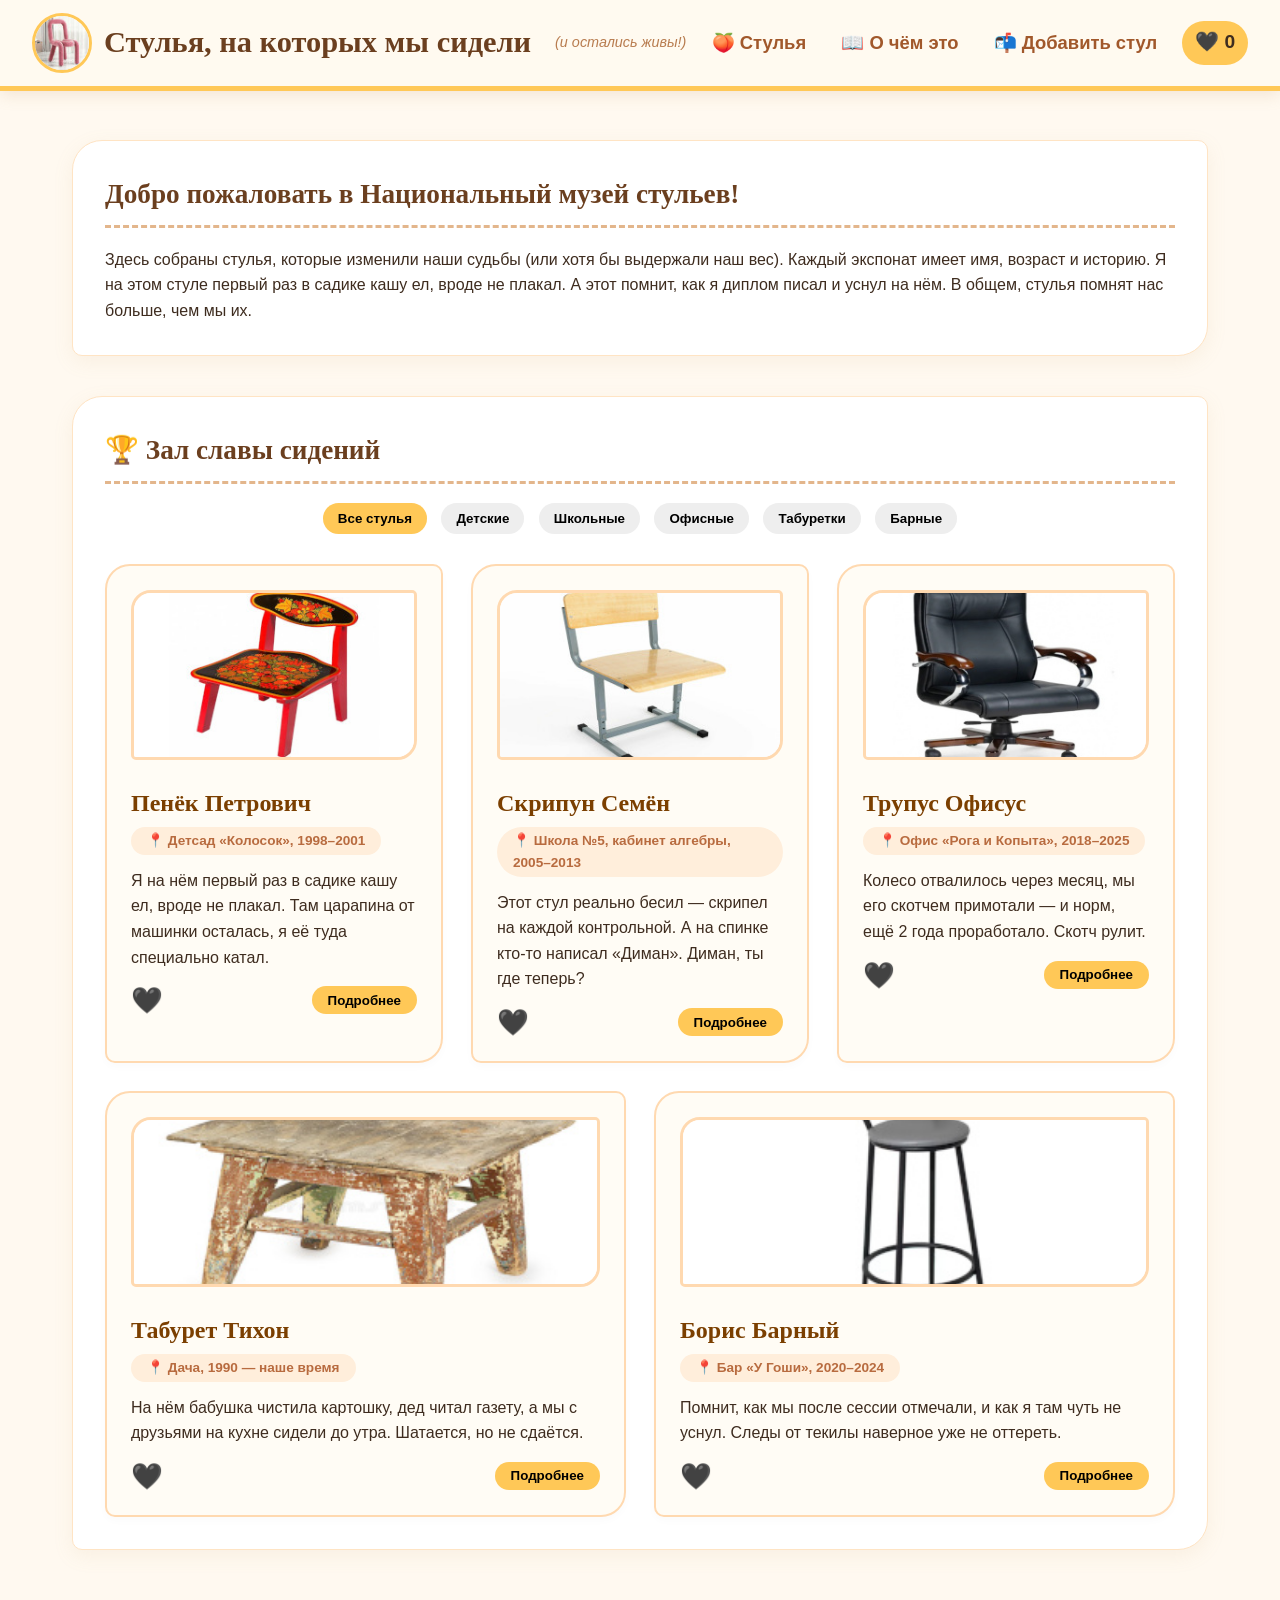
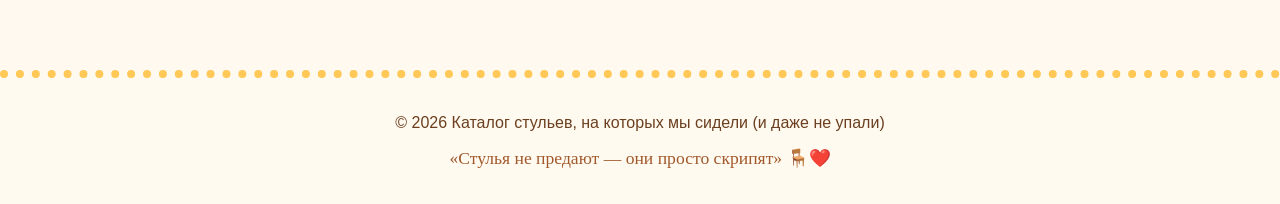
<file: index.html>
<!DOCTYPE html>
<html lang="ru">
<head>
    <meta charset="UTF-8">
    <meta name="viewport" content="width=device-width, initial-scale=1.0">
    <title>Стулья, на которых мы сидели | Главная</title>
    <link rel="stylesheet" href="css/style.css">
</head>
<body>
    <header>
        <div class="logo">
            <img src="images/logo-chair.jpg" alt="Золотой стул">
            <h1>Стулья, на которых мы сидели</h1>
            <span class="tagline">(и остались живы!)</span>
        </div>
        <nav>
            <ul class="nav-menu">
                <li><a href="index.html">🍑 Стулья</a></li>
                <li><a href="about.html">📖 О чём это</a></li>
                <li><a href="contacts.html">📬 Добавить стул</a></li>
            </ul>
        </nav>
        <div class="favorites">
            🖤 <span id="favorites-count">0</span>
        </div>
    </header>

    <main>
        <section class="intro">
            <h2>Добро пожаловать в Национальный музей стульев!</h2>
            <p>Здесь собраны стулья, которые изменили наши судьбы (или хотя бы выдержали наш вес). Каждый экспонат имеет имя, возраст и историю. Я на этом стуле первый раз в садике кашу ел, вроде не плакал. А этот помнит, как я диплом писал и уснул на нём. В общем, стулья помнят нас больше, чем мы их.</p>
        </section>

        <section class="catalog">
            <h2>🏆 Зал славы сидений</h2>
            <div class="filters">
                <button class="filter-btn active" data-filter="all">Все стулья</button>
                <button class="filter-btn" data-filter="child">Детские</button>
                <button class="filter-btn" data-filter="school">Школьные</button>
                <button class="filter-btn" data-filter="office">Офисные</button>
                <button class="filter-btn" data-filter="taburet">Табуретки</button>
                <button class="filter-btn" data-filter="bar">Барные</button>
            </div>
            <div class="card-container" id="card-container"></div>
        </section>
    </main>

    <footer>
        <div class="footer-content">
            <p>© 2026 Каталог стульев, на которых мы сидели (и даже не упали)</p>
            <p class="footer-quote">«Стулья не предают — они просто скрипят» 🪑❤️</p>
        </div>
    </footer>

    <div id="chair-modal" class="modal">
        <div class="modal-content">
            <span class="close">&times;</span>
            <div id="modal-details"></div>
        </div>
    </div>

    <div id="favorites-modal" class="modal">
        <div class="modal-content">
            <span class="close-fav">&times;</span>
            <h2>Избранные стулья</h2>
            <div id="favorites-list"></div>
            <button id="clear-favorites">Очистить избранное</button>
        </div>
    </div>

    <button id="scroll-top" title="Наверх">⬆️</button>

    <script src="js/script.js"></script>
</body>
</html>
</file>
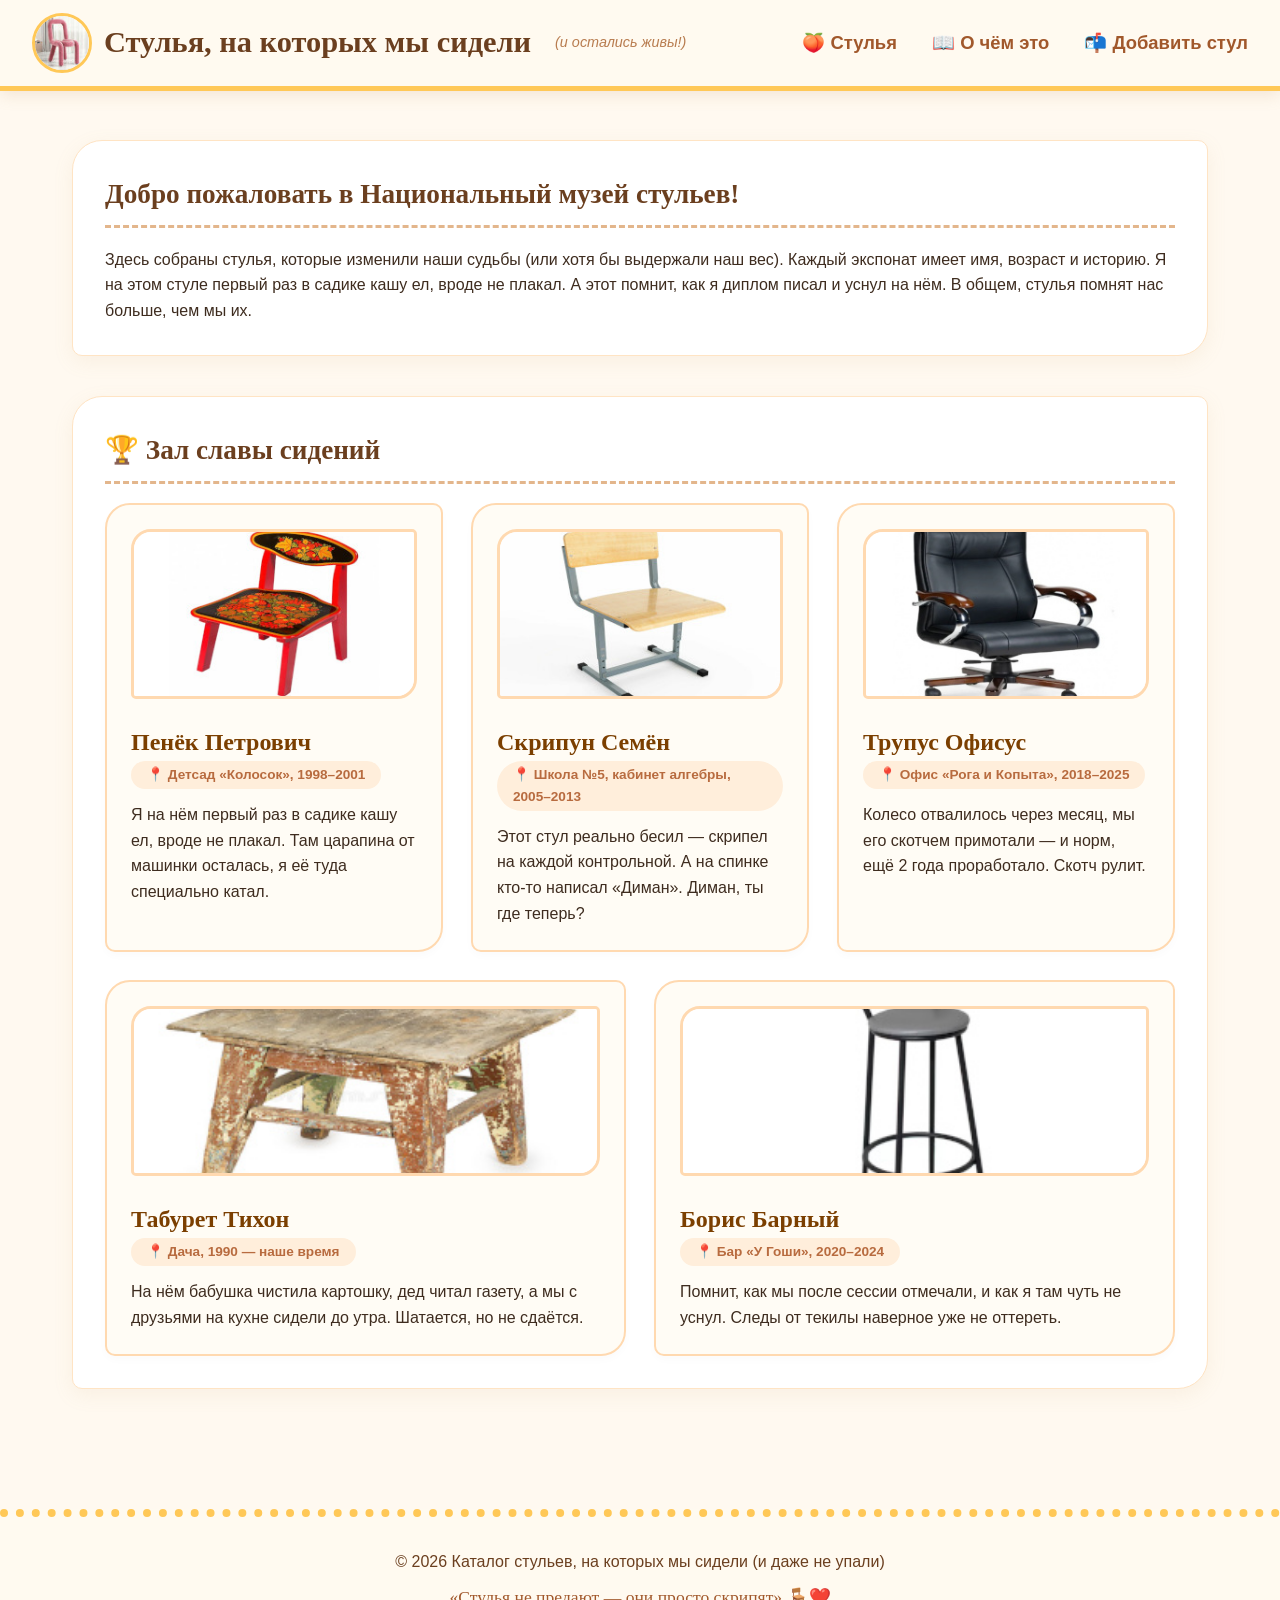
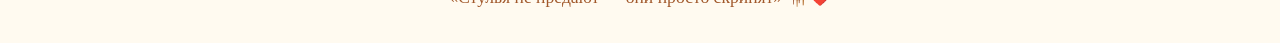
<file: happy_chairs/index.html>
<!DOCTYPE html>
<html lang="ru">
<head>
    <meta charset="UTF-8">
    <meta name="viewport" content="width=device-width, initial-scale=1.0">
    <title>Стулья, на которых мы сидели | Главная</title>
    <link rel="stylesheet" href="css/style.css">
</head>
<body>
    <header>
        <div class="logo">
            <img src="images/logo-chair.jpg" alt="Золотой стул">
            <h1>Стулья, на которых мы сидели</h1>
            <span class="tagline">(и остались живы!)</span>
        </div>
        <nav>
            <ul class="nav-menu">
                <li><a href="index.html">🍑 Стулья</a></li>
                <li><a href="about.html">📖 О чём это</a></li>
                <li><a href="contacts.html">📬 Добавить стул</a></li>
            </ul>
        </nav>
    </header>

    <main>
        <section class="intro">
            <h2>Добро пожаловать в Национальный музей стульев!</h2>
            <p>Здесь собраны стулья, которые изменили наши судьбы (или хотя бы выдержали наш вес). Каждый экспонат имеет имя, возраст и историю. Я на этом стуле первый раз в садике кашу ел, вроде не плакал. А этот помнит, как я диплом писал и уснул на нём. В общем, стулья помнят нас больше, чем мы их.</p>
        </section>

        <section class="catalog">
            <h2>🏆 Зал славы сидений</h2>
            <div class="card-container">
                <article class="card">
                    <img src="images/child-chair.jpg" alt="Детский деревянный стул">
                    <h3>Пенёк Петрович</h3>
                    <p class="location">📍 Детсад «Колосок», 1998–2001</p>
                    <p class="desc">Я на нём первый раз в садике кашу ел, вроде не плакал. Там царапина от машинки осталась, я её туда специально катал.</p>
                </article>
                <article class="card">
                    <img src="images/school-chair.jpg" alt="Школьный стул">
                    <h3>Скрипун Семён</h3>
                    <p class="location">📍 Школа №5, кабинет алгебры, 2005–2013</p>
                    <p class="desc">Этот стул реально бесил — скрипел на каждой контрольной. А на спинке кто-то написал «Диман». Диман, ты где теперь?</p>
                </article>
                <article class="card">
                    <img src="images/office-chair.jpg" alt="Офисное кресло">
                    <h3>Трупус Офисус</h3>
                    <p class="location">📍 Офис «Рога и Копыта», 2018–2025</p>
                    <p class="desc">Колесо отвалилось через месяц, мы его скотчем примотали — и норм, ещё 2 года проработало. Скотч рулит.</p>
                </article>
                <article class="card">
                    <img src="images/taburet.jpg" alt="Дачная табуретка">
                    <h3>Табурет Тихон</h3>
                    <p class="location">📍 Дача, 1990 — наше время</p>
                    <p class="desc">На нём бабушка чистила картошку, дед читал газету, а мы с друзьями на кухне сидели до утра. Шатается, но не сдаётся.</p>
                </article>
                <article class="card">
                    <img src="images/bar-chair.jpg" alt="Барный стул">
                    <h3>Борис Барный</h3>
                    <p class="location">📍 Бар «У Гоши», 2020–2024</p>
                    <p class="desc">Помнит, как мы после сессии отмечали, и как я там чуть не уснул. Следы от текилы наверное уже не оттереть.</p>
                </article>
            </div>
        </section>
    </main>

    <footer>
        <div class="footer-content">
            <p>© 2026 Каталог стульев, на которых мы сидели (и даже не упали)</p>
            <p class="footer-quote">«Стулья не предают — они просто скрипят» 🪑❤️</p>
        </div>
    </footer>
</body>
</html>
</file>
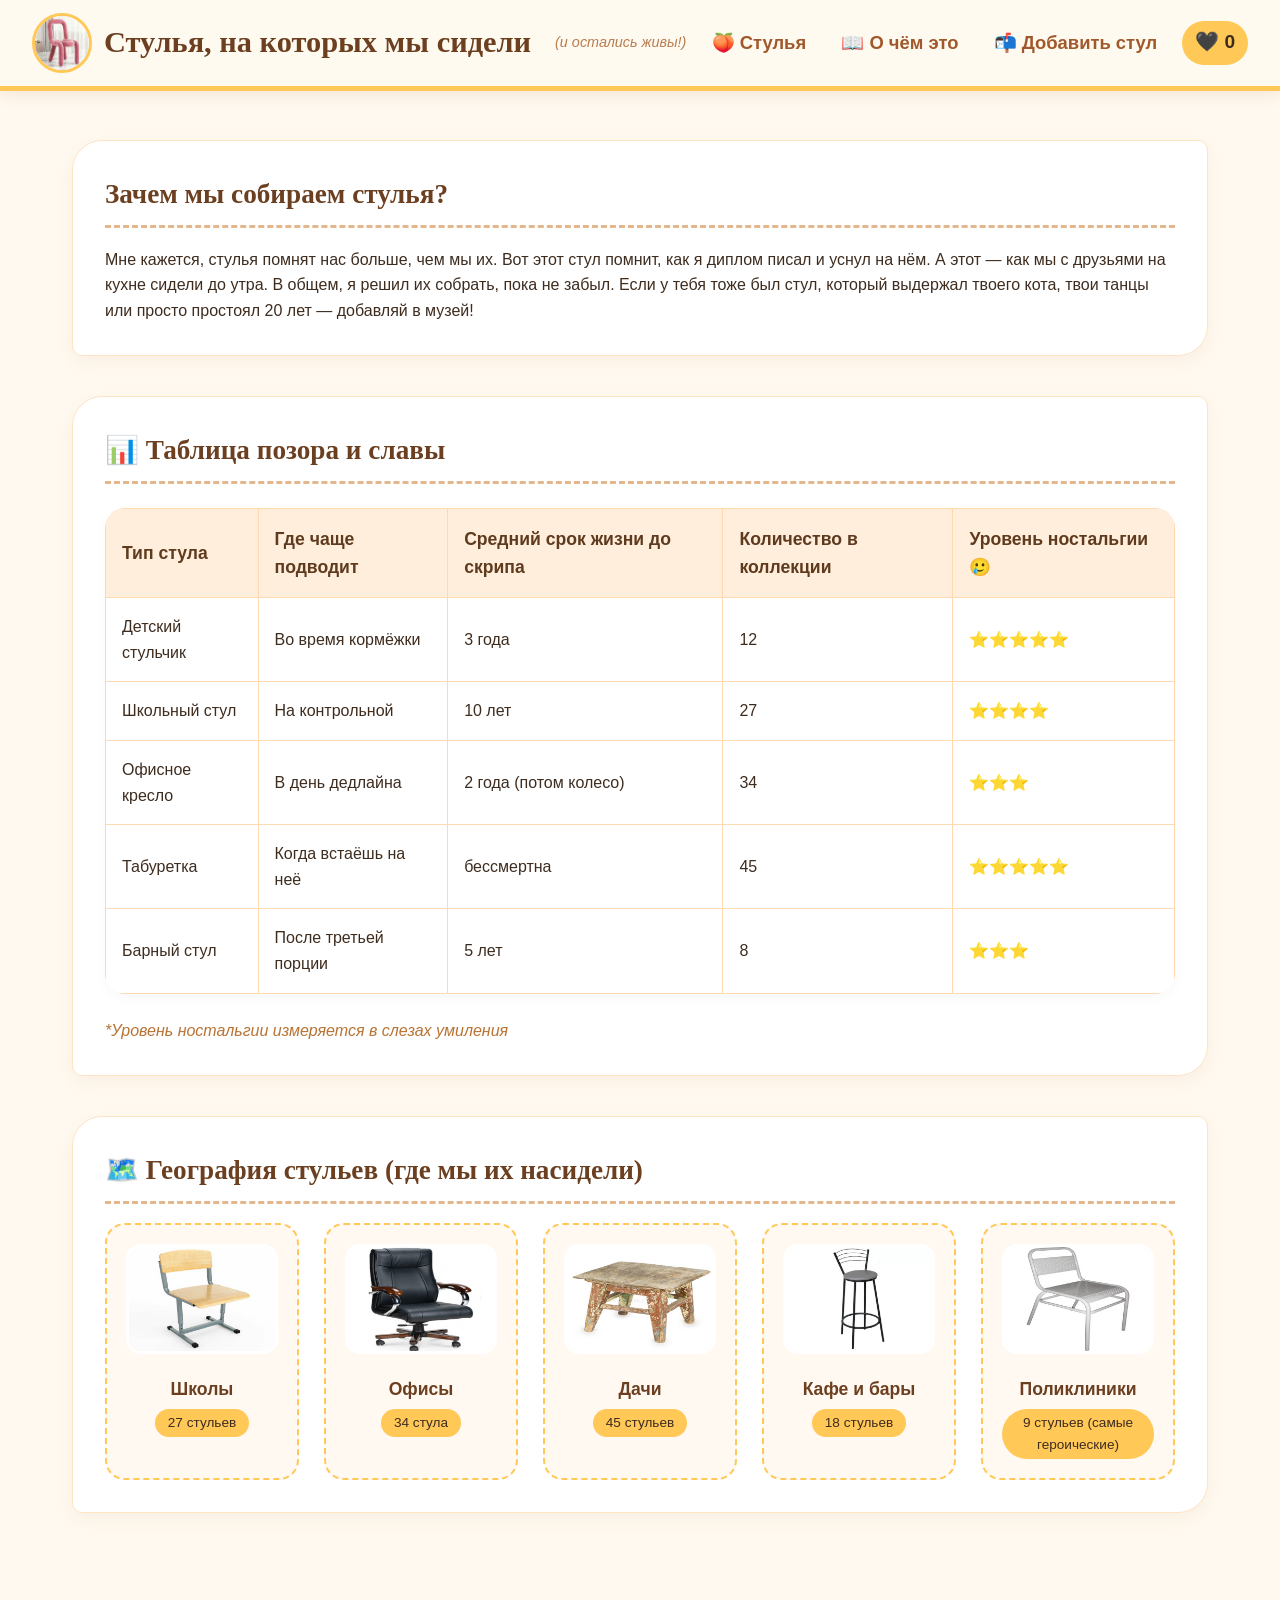
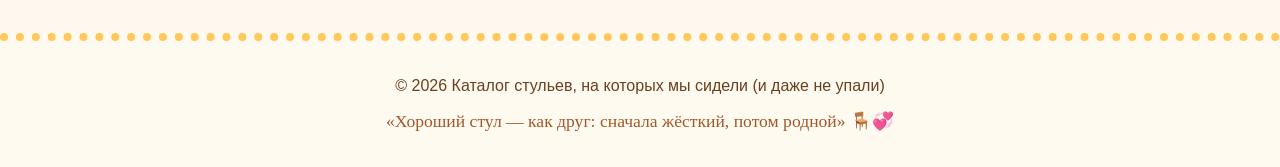
<file: about.html>
<!DOCTYPE html>
<html lang="ru">
<head>
    <meta charset="UTF-8">
    <meta name="viewport" content="width=device-width, initial-scale=1.0">
    <title>О проекте — Стулья</title>
    <link rel="stylesheet" href="css/style.css">
</head>
<body>
    <header>
        <div class="logo">
            <img src="images/logo-chair.jpg" alt="Золотой стул">
            <h1>Стулья, на которых мы сидели</h1>
            <span class="tagline">(и остались живы!)</span>
        </div>
        <nav>
            <ul class="nav-menu">
                <li><a href="index.html">🍑 Стулья</a></li>
                <li><a href="about.html">📖 О чём это</a></li>
                <li><a href="contacts.html">📬 Добавить стул</a></li>
            </ul>
        </nav>
        <div class="favorites">
            🖤 <span id="favorites-count">0</span>
        </div>
    </header>

    <main>
        <section class="about">
            <h2>Зачем мы собираем стулья?</h2>
            <p>Мне кажется, стулья помнят нас больше, чем мы их. Вот этот стул помнит, как я диплом писал и уснул на нём. А этот — как мы с друзьями на кухне сидели до утра. В общем, я решил их собрать, пока не забыл. Если у тебя тоже был стул, который выдержал твоего кота, твои танцы или просто простоял 20 лет — добавляй в музей!</p>
        </section>

        <section class="chair-types">
            <h2>📊 Таблица позора и славы</h2>
            <table>
                <thead>
                    <tr>
                        <th>Тип стула</th>
                        <th>Где чаще подводит</th>
                        <th>Средний срок жизни до скрипа</th>
                        <th>Количество в коллекции</th>
                        <th>Уровень ностальгии 🥲</th>
                    </tr>
                </thead>
                <tbody>
                    <tr>
                        <td>Детский стульчик</td>
                        <td>Во время кормёжки</td>
                        <td>3 года</td>
                        <td>12</td>
                        <td>⭐⭐⭐⭐⭐</td>
                    </tr>
                    <tr>
                        <td>Школьный стул</td>
                        <td>На контрольной</td>
                        <td>10 лет</td>
                        <td>27</td>
                        <td>⭐⭐⭐⭐</td>
                    </tr>
                    <tr>
                        <td>Офисное кресло</td>
                        <td>В день дедлайна</td>
                        <td>2 года (потом колесо)</td>
                        <td>34</td>
                        <td>⭐⭐⭐</td>
                    </tr>
                    <tr>
                        <td>Табуретка</td>
                        <td>Когда встаёшь на неё</td>
                        <td>бессмертна</td>
                        <td>45</td>
                        <td>⭐⭐⭐⭐⭐</td>
                    </tr>
                    <tr>
                        <td>Барный стул</td>
                        <td>После третьей порции</td>
                        <td>5 лет</td>
                        <td>8</td>
                        <td>⭐⭐⭐</td>
                    </tr>
                </tbody>
            </table>
            <p class="table-caption">*Уровень ностальгии измеряется в слезах умиления</p>
        </section>

        <section class="grid-demo">
            <h2>🗺️ География стульев (где мы их насидели)</h2>
            <div class="grid-places super-puper-grid">
                <div class="place-item">
                    <img src="images/school-chair.jpg" alt="Школа">
                    <p>Школы</p>
                    <span class="place-stats">27 стульев</span>
                </div>
                <div class="place-item">
                    <img src="images/office-chair.jpg" alt="Офис">
                    <p>Офисы</p>
                    <span class="place-stats">34 стула</span>
                </div>
                <div class="place-item">
                    <img src="images/taburet.jpg" alt="Дача">
                    <p>Дачи</p>
                    <span class="place-stats">45 стульев</span>
                </div>
                <div class="place-item">
                    <img src="images/bar-chair.jpg" alt="Кафе">
                    <p>Кафе и бары</p>
                    <span class="place-stats">18 стульев</span>
                </div>
                <div class="place-item">
                    <img src="images/clinic-chair.jpg" alt="Поликлиника">
                    <p>Поликлиники</p>
                    <span class="place-stats">9 стульев (самые героические)</span>
                </div>
            </div>
        </section>
    </main>

    <footer>
        <div class="footer-content">
            <p>© 2026 Каталог стульев, на которых мы сидели (и даже не упали)</p>
            <p class="footer-quote">«Хороший стул — как друг: сначала жёсткий, потом родной» 🪑💞</p>
        </div>
    </footer>

    <script src="js/script.js"></script>
</body>
</html>
</file>
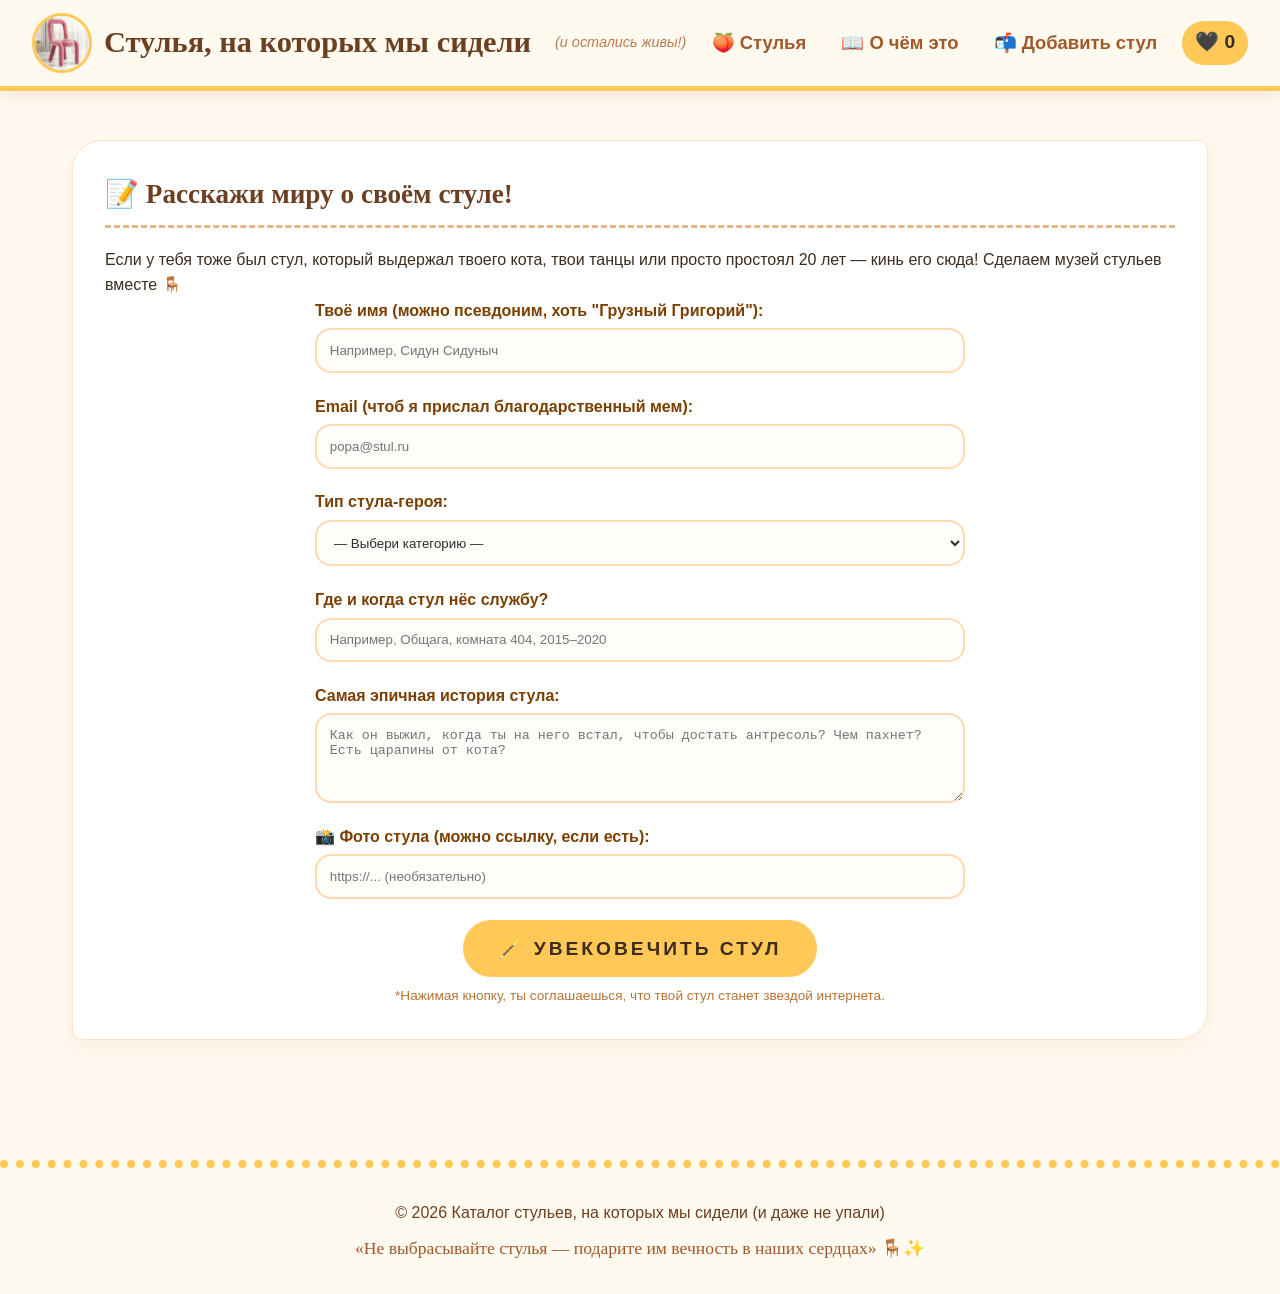
<file: contacts.html>
<!DOCTYPE html>
<html lang="ru">
<head>
    <meta charset="UTF-8">
    <meta name="viewport" content="width=device-width, initial-scale=1.0">
    <title>Добавить стул в музей</title>
    <link rel="stylesheet" href="css/style.css">
</head>
<body>
    <header>
        <div class="logo">
            <img src="images/logo-chair.jpg" alt="Золотой стул">
            <h1>Стулья, на которых мы сидели</h1>
            <span class="tagline">(и остались живы!)</span>
        </div>
        <nav>
            <ul class="nav-menu">
                <li><a href="index.html">🍑 Стулья</a></li>
                <li><a href="about.html">📖 О чём это</a></li>
                <li><a href="contacts.html">📬 Добавить стул</a></li>
            </ul>
        </nav>
        <div class="favorites">
            🖤 <span id="favorites-count">0</span>
        </div>
    </header>

    <main>
        <section class="form-section">
            <h2>📝 Расскажи миру о своём стуле!</h2>
            <p class="form-intro">Если у тебя тоже был стул, который выдержал твоего кота, твои танцы или просто простоял 20 лет — кинь его сюда! Сделаем музей стульев вместе 🪑</p>
            <form class="chair-form">
                <div class="form-group">
                    <label for="name">Твоё имя (можно псевдоним, хоть "Грузный Григорий"):</label>
                    <input type="text" id="name" name="name" placeholder="Например, Сидун Сидуныч" required>
                </div>
                <div class="form-group">
                    <label for="email">Email (чтоб я прислал благодарственный мем):</label>
                    <input type="email" id="email" name="email" placeholder="popa@stul.ru" required>
                </div>
                <div class="form-group">
                    <label for="chair-type">Тип стула-героя:</label>
                    <select id="chair-type" name="chair-type">
                        <option value="">— Выбери категорию —</option>
                        <option value="child">Детский (со следами каши)</option>
                        <option value="school">Школьный (исписанный)</option>
                        <option value="office">Офисный (сломанное колесо — норма)</option>
                        <option value="taburet">Табурет (вечный)</option>
                        <option value="bar">Барный (помнит похмелье)</option>
                        <option value="other">Другой (экзотика)</option>
                    </select>
                </div>
                <div class="form-group">
                    <label for="location">Где и когда стул нёс службу?</label>
                    <input type="text" id="location" name="location" placeholder="Например, Общага, комната 404, 2015–2020">
                </div>
                <div class="form-group">
                    <label for="story">Самая эпичная история стула:</label>
                    <textarea id="story" name="story" rows="4" placeholder="Как он выжил, когда ты на него встал, чтобы достать антресоль? Чем пахнет? Есть царапины от кота?" required></textarea>
                </div>
                <div class="form-group upload-hint">
                    <label for="photo">📸 Фото стула (можно ссылку, если есть):</label>
                    <input type="url" id="photo" name="photo" placeholder="https://... (необязательно)">
                </div>
                <button type="submit" class="btn">🪄 Увековечить стул</button>
            </form>
            <p class="form-note">*Нажимая кнопку, ты соглашаешься, что твой стул станет звездой интернета.</p>
        </section>
    </main>

    <footer>
        <div class="footer-content">
            <p>© 2026 Каталог стульев, на которых мы сидели (и даже не упали)</p>
            <p class="footer-quote">«Не выбрасывайте стулья — подарите им вечность в наших сердцах» 🪑✨</p>
        </div>
    </footer>

    <script src="js/script.js"></script>
</body>
</html>
</file>
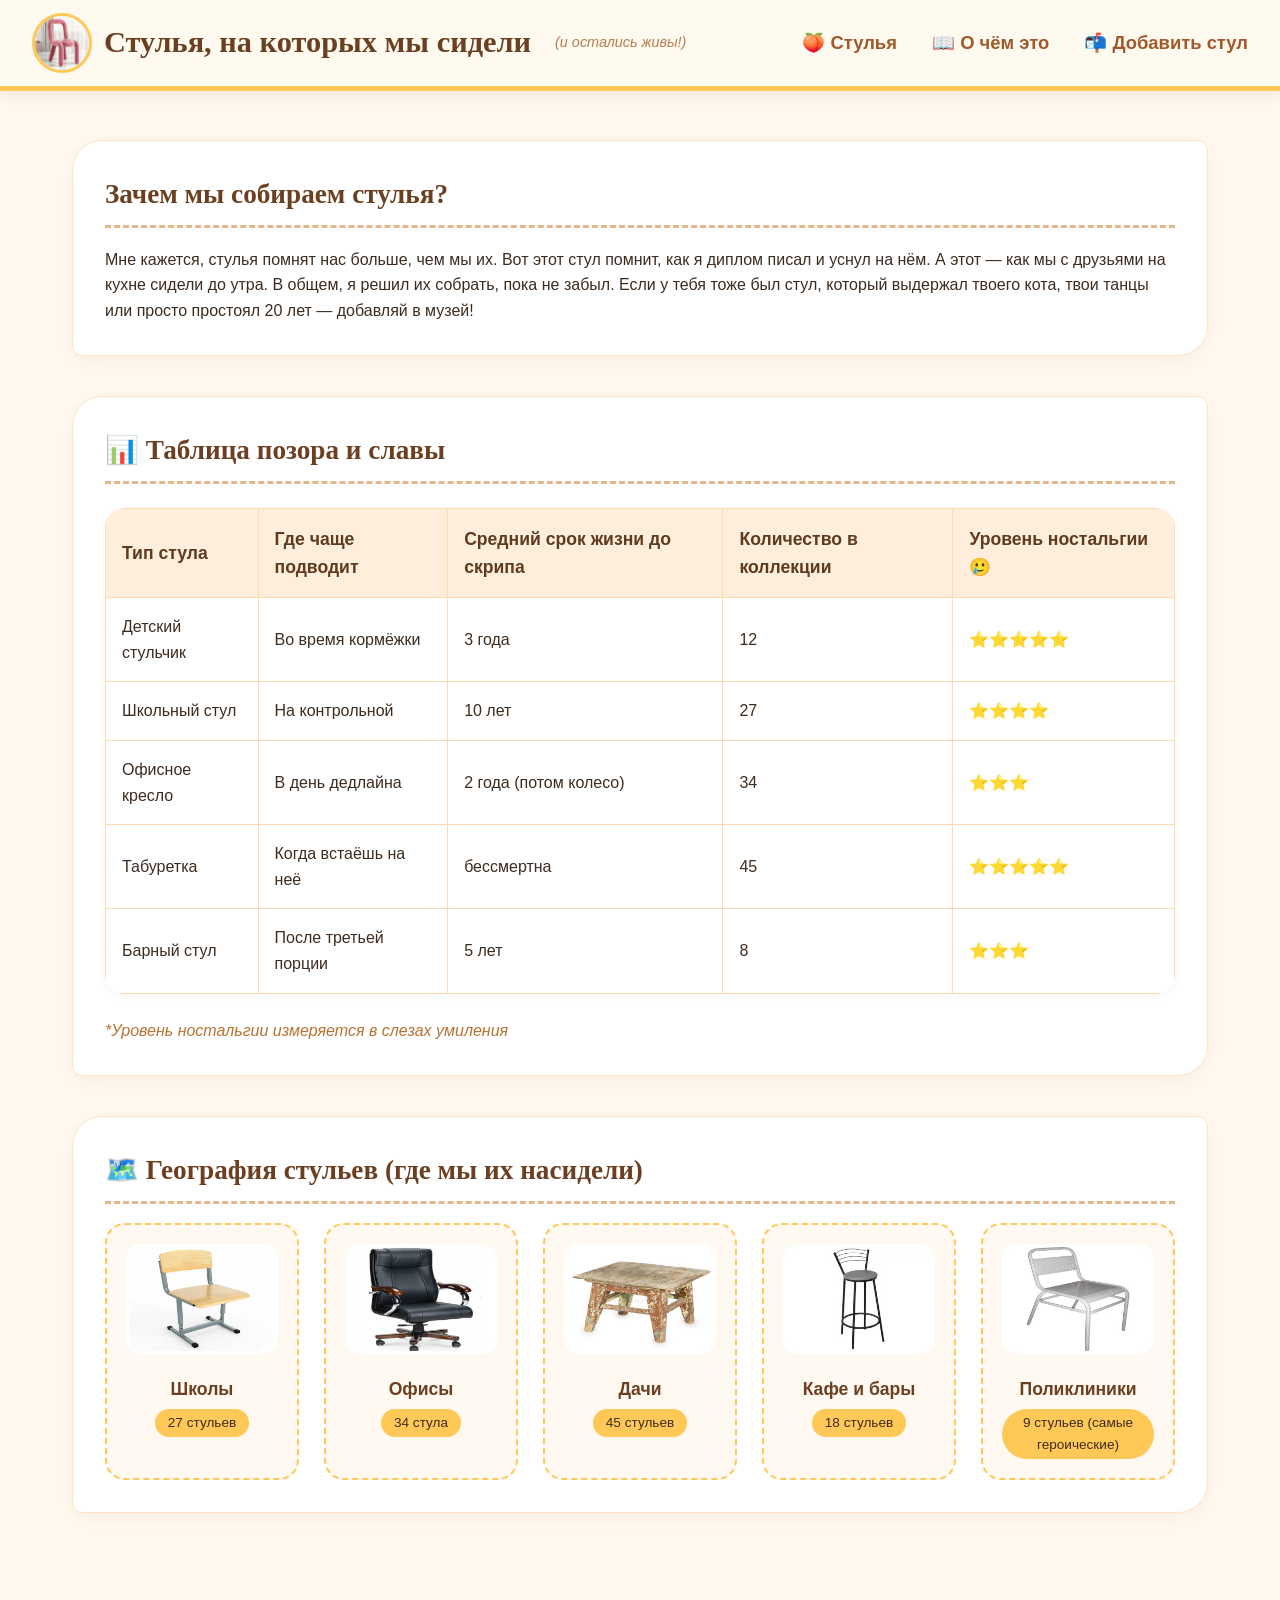
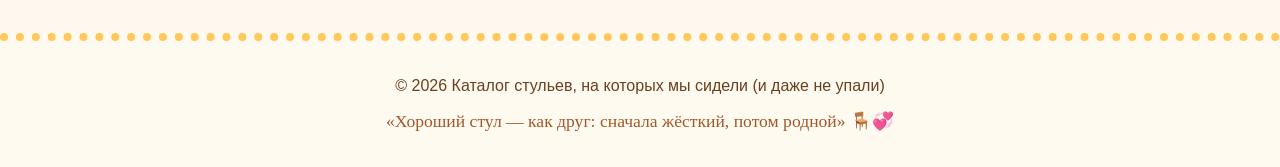
<file: happy_chairs/about.html>
<!DOCTYPE html>
<html lang="ru">
<head>
    <meta charset="UTF-8">
    <meta name="viewport" content="width=device-width, initial-scale=1.0">
    <title>О проекте — Стулья</title>
    <link rel="stylesheet" href="css/style.css">
</head>
<body>
    <header>
        <div class="logo">
            <img src="images/logo-chair.jpg" alt="Золотой стул">
            <h1>Стулья, на которых мы сидели</h1>
            <span class="tagline">(и остались живы!)</span>
        </div>
        <nav>
            <ul class="nav-menu">
                <li><a href="index.html">🍑 Стулья</a></li>
                <li><a href="about.html">📖 О чём это</a></li>
                <li><a href="contacts.html">📬 Добавить стул</a></li>
            </ul>
        </nav>
    </header>

    <main>
        <section class="about">
            <h2>Зачем мы собираем стулья?</h2>
            <p>Мне кажется, стулья помнят нас больше, чем мы их. Вот этот стул помнит, как я диплом писал и уснул на нём. А этот — как мы с друзьями на кухне сидели до утра. В общем, я решил их собрать, пока не забыл. Если у тебя тоже был стул, который выдержал твоего кота, твои танцы или просто простоял 20 лет — добавляй в музей!</p>
        </section>

        <section class="chair-types">
            <h2>📊 Таблица позора и славы</h2>
            <table>
                <thead>
                    <tr>
                        <th>Тип стула</th>
                        <th>Где чаще подводит</th>
                        <th>Средний срок жизни до скрипа</th>
                        <th>Количество в коллекции</th>
                        <th>Уровень ностальгии 🥲</th>
                    </tr>
                </thead>
                <tbody>
                    <tr>
                        <td>Детский стульчик</td>
                        <td>Во время кормёжки</td>
                        <td>3 года</td>
                        <td>12</td>
                        <td>⭐⭐⭐⭐⭐</td>
                    </tr>
                    <tr>
                        <td>Школьный стул</td>
                        <td>На контрольной</td>
                        <td>10 лет</td>
                        <td>27</td>
                        <td>⭐⭐⭐⭐</td>
                    </tr>
                    <tr>
                        <td>Офисное кресло</td>
                        <td>В день дедлайна</td>
                        <td>2 года (потом колесо)</td>
                        <td>34</td>
                        <td>⭐⭐⭐</td>
                    </tr>
                    <tr>
                        <td>Табуретка</td>
                        <td>Когда встаёшь на неё</td>
                        <td>бессмертна</td>
                        <td>45</td>
                        <td>⭐⭐⭐⭐⭐</td>
                    </tr>
                    <tr>
                        <td>Барный стул</td>
                        <td>После третьей порции</td>
                        <td>5 лет</td>
                        <td>8</td>
                        <td>⭐⭐⭐</td>
                    </tr>
                </tbody>
            </table>
            <p class="table-caption">*Уровень ностальгии измеряется в слезах умиления</p>
        </section>

        <section class="grid-demo">
            <h2>🗺️ География стульев (где мы их насидели)</h2>
            <div class="grid-places super-puper-grid">
                <div class="place-item">
                    <img src="images/school-chair.jpg" alt="Школа">
                    <p>Школы</p>
                    <span class="place-stats">27 стульев</span>
                </div>
                <div class="place-item">
                    <img src="images/office-chair.jpg" alt="Офис">
                    <p>Офисы</p>
                    <span class="place-stats">34 стула</span>
                </div>
                <div class="place-item">
                    <img src="images/taburet.jpg" alt="Дача">
                    <p>Дачи</p>
                    <span class="place-stats">45 стульев</span>
                </div>
                <div class="place-item">
                    <img src="images/bar-chair.jpg" alt="Кафе">
                    <p>Кафе и бары</p>
                    <span class="place-stats">18 стульев</span>
                </div>
                <div class="place-item">
                    <img src="images/clinic-chair.jpg" alt="Поликлиника">
                    <p>Поликлиники</p>
                    <span class="place-stats">9 стульев (самые героические)</span>
                </div>
            </div>
        </section>
    </main>

    <footer>
        <div class="footer-content">
            <p>© 2026 Каталог стульев, на которых мы сидели (и даже не упали)</p>
            <p class="footer-quote">«Хороший стул — как друг: сначала жёсткий, потом родной» 🪑💞</p>
        </div>
    </footer>
</body>
</html>
</file>
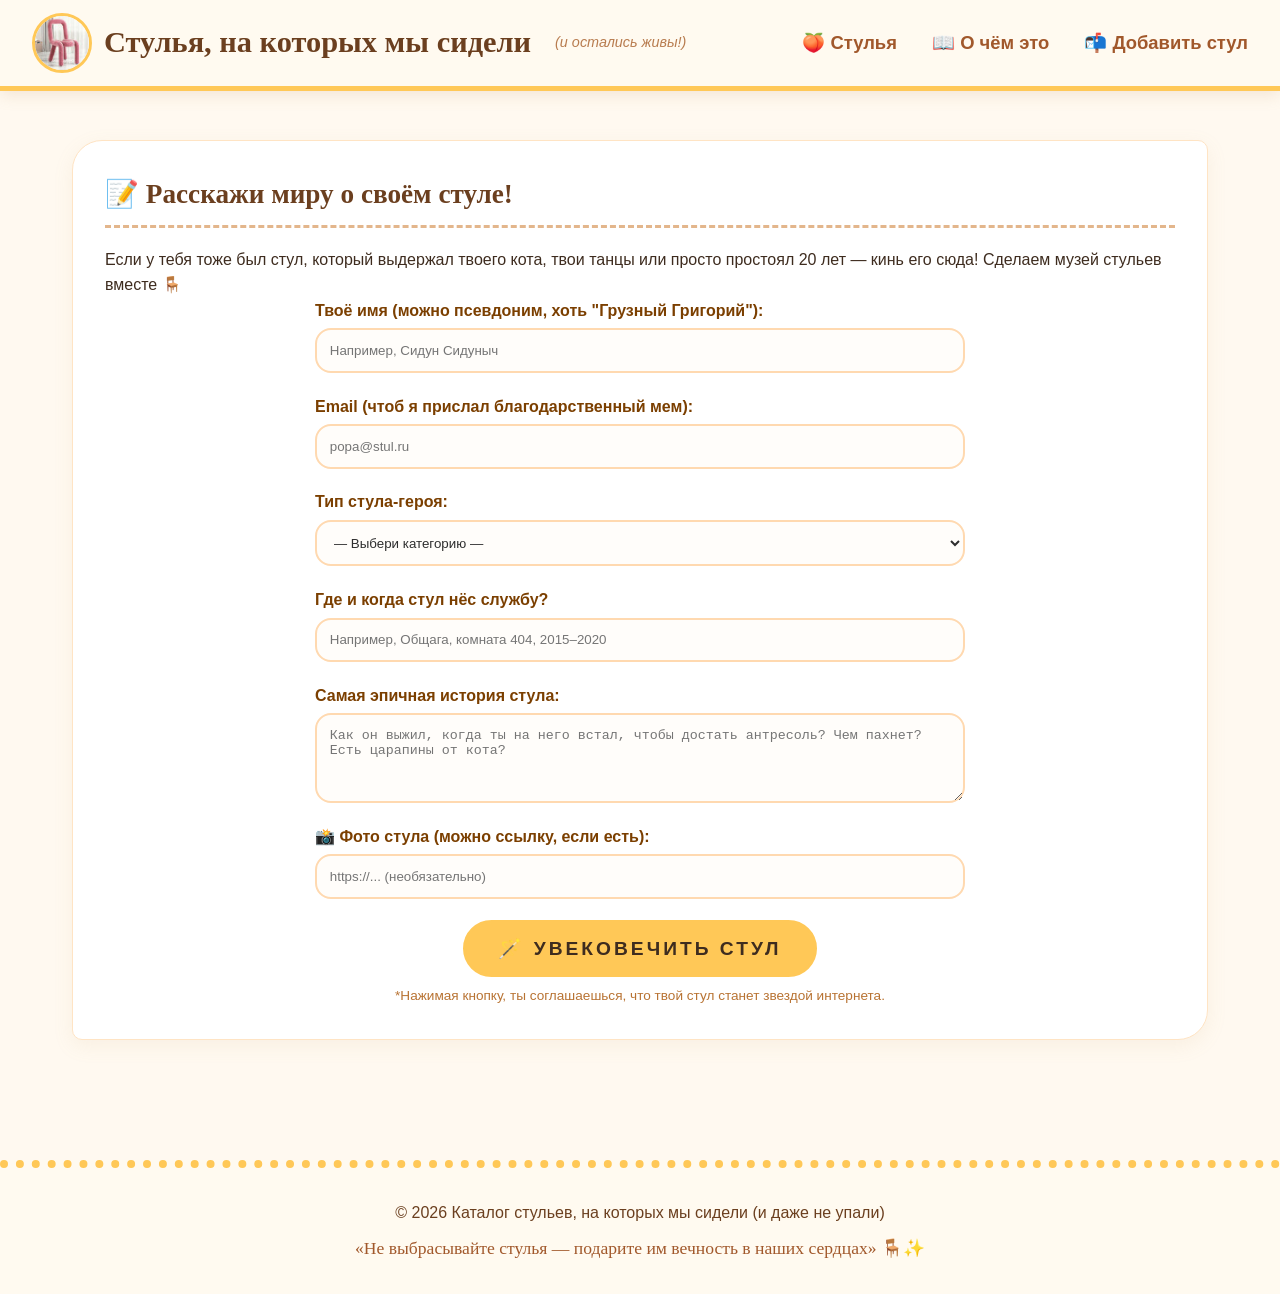
<file: happy_chairs/contacts.html>
<!DOCTYPE html>
<html lang="ru">
<head>
    <meta charset="UTF-8">
    <meta name="viewport" content="width=device-width, initial-scale=1.0">
    <title>Добавить стул в музей</title>
    <link rel="stylesheet" href="css/style.css">
</head>
<body>
    <header>
        <div class="logo">
            <img src="images/logo-chair.jpg" alt="Золотой стул">
            <h1>Стулья, на которых мы сидели</h1>
            <span class="tagline">(и остались живы!)</span>
        </div>
        <nav>
            <ul class="nav-menu">
                <li><a href="index.html">🍑 Стулья</a></li>
                <li><a href="about.html">📖 О чём это</a></li>
                <li><a href="contacts.html">📬 Добавить стул</a></li>
            </ul>
        </nav>
    </header>

    <main>
        <section class="form-section">
            <h2>📝 Расскажи миру о своём стуле!</h2>
            <p class="form-intro">Если у тебя тоже был стул, который выдержал твоего кота, твои танцы или просто простоял 20 лет — кинь его сюда! Сделаем музей стульев вместе 🪑</p>
            <form class="chair-form">
                <div class="form-group">
                    <label for="name">Твоё имя (можно псевдоним, хоть "Грузный Григорий"):</label>
                    <input type="text" id="name" name="name" placeholder="Например, Сидун Сидуныч" required>
                </div>
                <div class="form-group">
                    <label for="email">Email (чтоб я прислал благодарственный мем):</label>
                    <input type="email" id="email" name="email" placeholder="popa@stul.ru" required>
                </div>
                <div class="form-group">
                    <label for="chair-type">Тип стула-героя:</label>
                    <select id="chair-type" name="chair-type">
                        <option value="">— Выбери категорию —</option>
                        <option value="child">Детский (со следами каши)</option>
                        <option value="school">Школьный (исписанный)</option>
                        <option value="office">Офисный (сломанное колесо — норма)</option>
                        <option value="taburet">Табурет (вечный)</option>
                        <option value="bar">Барный (помнит похмелье)</option>
                        <option value="other">Другой (экзотика)</option>
                    </select>
                </div>
                <div class="form-group">
                    <label for="location">Где и когда стул нёс службу?</label>
                    <input type="text" id="location" name="location" placeholder="Например, Общага, комната 404, 2015–2020">
                </div>
                <div class="form-group">
                    <label for="story">Самая эпичная история стула:</label>
                    <textarea id="story" name="story" rows="4" placeholder="Как он выжил, когда ты на него встал, чтобы достать антресоль? Чем пахнет? Есть царапины от кота?" required></textarea>
                </div>
                <div class="form-group upload-hint">
                    <label for="photo">📸 Фото стула (можно ссылку, если есть):</label>
                    <input type="url" id="photo" name="photo" placeholder="https://... (необязательно)">
                </div>
                <button type="submit" class="btn">🪄 Увековечить стул</button>
            </form>
            <p class="form-note">*Нажимая кнопку, ты соглашаешься, что твой стул станет звездой интернета.</p>
        </section>
    </main>

    <footer>
        <div class="footer-content">
            <p>© 2026 Каталог стульев, на которых мы сидели (и даже не упали)</p>
            <p class="footer-quote">«Не выбрасывайте стулья — подарите им вечность в наших сердцах» 🪑✨</p>
        </div>
    </footer>
</body>
</html>
</file>
<file: css/style.css>
/*сброс чтоб всё было ровно*/
* {
    margin: 0;
    padding: 0;
    box-sizing: border-box;
}

html {
    font-size: 16px;
    scroll-behavior: smooth;
}

/*шрифты*/
@import url('https://fonts.googleapis.com/css2?family=Nunito:wght@300;400;700;900&family=Comfortaa:wght@400;700&display=swap');

body {
    font-family: 'Nunito', sans-serif;
    background-color: #FFF9F0;
    color: #3E2C1F;
    line-height: 1.6;
    padding-top: 140px;
}

h1, h2, h3 {
    font-family: 'Comfortaa', cursive;
    font-weight: 700;
    color: #6B3F1F;
}

h1 {
    font-size: 1.9rem;
    display: inline;
}

.tagline {
    font-size: 0.9rem;
    color: #B87C4F;
    margin-left: 12px;
    font-style: italic;
}

h2 {
    font-size: 1.7rem;
    margin-bottom: 1.2rem;
    border-bottom: 3px dashed #E3B68C;
    padding-bottom: 0.5rem;
}

a {
    color: #A1582B;
    text-decoration: none;
    font-weight: 600;
    transition: all 0.2s ease;
}

a:hover {
    color: #E0894D;
    text-decoration: underline wavy #E0894D 1px;
}

/*шапка*/
header {
    position: fixed;
    top: 0;
    width: 100%;
    background-color: #FFFAF0;
    padding: 0.8rem 2rem;
    display: flex;
    align-items: center;
    justify-content: space-between;
    flex-wrap: wrap;
    box-shadow: 0 4px 15px rgba(193, 154, 107, 0.2);
    border-bottom: 5px solid #FFC857;
    z-index: 1000;
}

.logo {
    display: flex;
    align-items: center;
    gap: 12px;
}

.logo img {
    width: 60px;
    height: 60px;
    border-radius: 50%;
    border: 3px solid #FFC857;
    transition: transform 0.3s;
}

.logo img:hover {
    transform: rotate(15deg);
}

/*навигация*/
.nav-menu {
    display: flex;
    list-style: none;
    gap: 2.2rem;
}

.nav-menu a {
    font-size: 1.15rem;
    padding: 0.5rem 0;
    border-bottom: 3px solid transparent;
}

.nav-menu a:hover {
    border-bottom-color: #FFC857;
    text-decoration: none;
}

/*избранное*/
.favorites {
    cursor: pointer;
    font-size: 1.2rem;
    font-weight: 700;
    background: #FFC857;
    padding: 0.4rem 0.8rem;
    border-radius: 30px;
    transition: 0.2s;
}

.favorites:hover {
    background: #FFB347;
}

/*основа*/
main {
    max-width: 1200px;
    margin: 0 auto;
    padding: 0 2rem 2rem;
}

section {
    background: white;
    padding: 2rem;
    margin-bottom: 2.5rem;
    border-radius: 30px 10px 30px 10px;
    box-shadow: 0 6px 20px rgba(193, 154, 107, 0.1);
    border: 1px solid #FFE4C4;
}

/*фильтры*/
.filters {
    margin-bottom: 20px;
    text-align: center;
}

.filter-btn {
    background: #eee;
    border: none;
    padding: 8px 15px;
    margin: 0 5px 10px;
    border-radius: 30px;
    cursor: pointer;
    font-weight: 600;
    transition: 0.2s;
}

.filter-btn.active {
    background: #FFC857;
    color: #000;
}

.filter-btn:hover {
    background: #FFD9B0;
}

/*карточки*/
.card-container {
    display: flex;
    flex-wrap: wrap;
    gap: 28px;
    justify-content: center;
}

.card {
    flex: 1 1 260px;
    background: #FFFCF5;
    border: 2px solid #FFD9B0;
    border-radius: 25px 10px 25px 10px;
    padding: 1.5rem;
    transition: all 0.3s cubic-bezier(0.25, 0.1, 0.25, 1);
    box-shadow: 0 4px 8px rgba(0,0,0,0.02);
    position: relative;
}

.card:hover {
    transform: translateY(-10px) scale(1.02);
    box-shadow: 0 20px 25px -10px rgba(255, 140, 0, 0.2);
    border-color: #FFB347;
}

.card img {
    width: 100%;
    height: 170px;
    object-fit: cover;
    border-radius: 20px 5px 20px 5px;
    border: 3px solid #FFD9B0;
    margin-bottom: 1rem;
}

.card h3 {
    font-size: 1.5rem;
    color: #7B3F00;
    margin-bottom: 0.3rem;
}

.location {
    font-weight: bold;
    color: #B86B3F;
    background: #FFEEDB;
    display: inline-block;
    padding: 0.2rem 1rem;
    border-radius: 30px;
    font-size: 0.85rem;
    margin-bottom: 0.8rem;
}

.card-actions {
    display: flex;
    justify-content: space-between;
    align-items: center;
    margin-top: 15px;
}

.fav-btn {
    background: none;
    border: none;
    font-size: 1.6rem;
    cursor: pointer;
    transition: 0.2s;
}

.fav-btn:hover {
    transform: scale(1.2);
}

.fav-btn.favorite {
    color: red;
}

.details-btn {
    background: #FFC857;
    border: none;
    padding: 0.4rem 1rem;
    border-radius: 30px;
    font-weight: 600;
    cursor: pointer;
    transition: 0.2s;
}

.details-btn:hover {
    background: #FFB347;
    transform: scale(1.05);
}

/*таблица*/
table {
    width: 100%;
    border-collapse: collapse;
    margin: 1.5rem 0;
    background: #FFFDF9;
    border-radius: 20px;
    overflow: hidden;
    box-shadow: 0 4px 12px rgba(0,0,0,0.03);
}

th, td {
    border: 1px solid #FFD9B0;
    padding: 1rem;
    text-align: left;
}

th {
    background-color: #FFEEDB;
    color: #5E3A1E;
    font-size: 1.1rem;
}

td {
    background-color: white;
}

.table-caption {
    font-style: italic;
    color: #B87333;
    margin-top: 0.3rem;
}

/*сетка*/
.grid-places {
    display: grid;
    grid-template-columns: repeat(auto-fit, minmax(150px, 1fr));
    gap: 25px;
    margin-top: 1rem;
}

.place-item {
    background: #FFF9F2;
    border: 2px dashed #FFC857;
    border-radius: 20px;
    padding: 1.2rem;
    text-align: center;
    transition: 0.2s;
}

.place-item:hover {
    background: #FFF0D9;
    border-style: solid;
}

.place-item img {
    width: 100%;
    height: 110px;
    object-fit: cover;
    border-radius: 15px;
    margin-bottom: 0.8rem;
    border: 3px solid white;
}

.place-item p {
    font-weight: 700;
    color: #6B3F1F;
    font-size: 1.1rem;
}

.place-stats {
    display: inline-block;
    margin-top: 0.4rem;
    background: #FFC857;
    color: #3E2C1F;
    padding: 0.2rem 0.8rem;
    border-radius: 30px;
    font-size: 0.85rem;
}

/*форма*/
.chair-form {
    max-width: 650px;
    margin: 0 auto;
    display: flex;
    flex-direction: column;
    gap: 1.3rem;
}

.form-group {
    display: flex;
    flex-direction: column;
}

.form-group label {
    font-weight: 700;
    color: #7B3F00;
    margin-bottom: 0.3rem;
}

.form-group input,
.form-group select,
.form-group textarea {
    padding: 0.8rem;
    background: #FFFDFA;
    border: 2px solid #FFD9B0;
    border-radius: 16px;
    color: #2E2E2E;
    outline: none;
    transition: 0.2s;
}

.form-group input:focus,
.form-group select:focus,
.form-group textarea:focus {
    border-color: #FFA500;
    box-shadow: 0 0 0 4px rgba(255, 200, 87, 0.2);
}

.btn {
    background: #FFC857;
    color: #3E2C1F;
    border: none;
    padding: 0.9rem 2rem;
    font-size: 1.2rem;
    font-weight: 800;
    border-radius: 50px;
    cursor: pointer;
    transition: 0.2s;
    border: 3px solid #FFC857;
    align-self: center;
    text-transform: uppercase;
    letter-spacing: 3px;
}

.btn:hover {
    background: white;
    color: #FF8C00;
    border-color: #FF8C00;
    transform: scale(1.05);
}

.form-note {
    font-size: 0.85rem;
    color: #B87333;
    text-align: center;
    margin-top: 0.5rem;
}

/*модальные*/
.modal {
    display: none;
    position: fixed;
    z-index: 2000;
    left: 0;
    top: 0;
    width: 100%;
    height: 100%;
    background-color: rgba(0,0,0,0.5);
}

.modal-content {
    background-color: #fff;
    margin: 10% auto;
    padding: 20px;
    width: 80%;
    max-width: 600px;
    border-radius: 10px;
    position: relative;
    max-height: 80vh;
    overflow-y: auto;
}

.close, .close-fav {
    float: right;
    font-size: 28px;
    font-weight: bold;
    cursor: pointer;
}

#favorites-list {
    max-height: 300px;
    overflow-y: auto;
    margin: 15px 0;
}

.fav-item {
    display: flex;
    align-items: center;
    margin-bottom: 10px;
    padding: 5px;
    border-bottom: 1px solid #FFD9B0;
}

.fav-item img {
    width: 50px;
    height: 50px;
    object-fit: cover;
    margin-right: 10px;
    border-radius: 5px;
}

.fav-item span {
    flex: 1;
}

.remove-fav {
    background: none;
    border: none;
    font-size: 1.2rem;
    cursor: pointer;
}

#clear-favorites {
    background: #FFC857;
    border: none;
    padding: 0.5rem 1rem;
    border-radius: 30px;
    cursor: pointer;
    font-weight: 600;
    width: 100%;
}

#clear-favorites:hover {
    background: #FFB347;
}

/*наверх*/
#scroll-top {
    position: fixed;
    bottom: 20px;
    right: 20px;
    padding: 10px 15px;
    background: #FFC857;
    border: none;
    border-radius: 50%;
    font-size: 20px;
    cursor: pointer;
    display: none;
    z-index: 1000;
    box-shadow: 0 2px 10px rgba(0,0,0,0.2);
}

#scroll-top:hover {
    background: #FFB347;
}

/*подвал*/
footer {
    background: #FFFAF0;
    padding: 2rem;
    margin-top: 3rem;
    border-top: 8px dotted #FFC857;
    text-align: center;
    color: #6B3F1F;
}

.footer-quote {
    font-family: 'Comfortaa', cursive;
    font-size: 1.1rem;
    margin-top: 0.5rem;
    color: #A1582B;
}

/*адаптивность*/
@media (max-width: 768px) {
    body {
        padding-top: 200px;
    }

    header {
        flex-direction: column;
        align-items: flex-start;
        padding: 1rem;
    }

    .nav-menu {
        flex-direction: column;
        width: 100%;
        gap: 0.6rem;
    }

    .nav-menu li {
        width: 100%;
    }

    .nav-menu a {
        display: block;
        padding: 0.7rem;
        background: #FFEEDB;
        border-radius: 40px;
        text-align: center;
    }

    .nav-menu a:hover {
        background: #FFD9B0;
        border-bottom: none;
    }

    .filters {
        display: flex;
        flex-wrap: wrap;
        justify-content: center;
    }

    .card {
        flex: 1 1 100%;
    }

    .grid-places {
        grid-template-columns: 1fr 1fr;
    }
}

@media (max-width: 480px) {
    html {
        font-size: 14px;
    }

    .logo img {
        width: 45px;
        height: 45px;
    }

    h1 {
        font-size: 1.3rem;
    }

    .grid-places {
        grid-template-columns: 1fr;
    }

    .btn {
        align-self: stretch;
        text-align: center;
    }

    .modal-content {
        width: 95%;
        margin: 20% auto;
    }
}
</file>
<file: happy_chairs/css/style.css>
* {
    margin: 0;
    padding: 0;
    box-sizing: border-box;
}

html {
    font-size: 16px;
    scroll-behavior: smooth;
}

@import url('https://fonts.googleapis.com/css2?family=Nunito:wght@300;400;700;900&family=Comfortaa:wght@400;700&display=swap');

body {
    font-family: 'Nunito', sans-serif;
    background-color: #FFF9F0;
    color: #3E2C1F;
    line-height: 1.6;
    padding-top: 140px;
}

h1, h2, h3 {
    font-family: 'Comfortaa', cursive;
    font-weight: 700;
    color: #6B3F1F;
}

h1 {
    font-size: 1.9rem;
    display: inline;
}

.tagline {
    font-size: 0.9rem;
    color: #B87C4F;
    margin-left: 12px;
    font-style: italic;
}

h2 {
    font-size: 1.7rem;
    margin-bottom: 1.2rem;
    border-bottom: 3px dashed #E3B68C;
    padding-bottom: 0.5rem;
}

a {
    color: #A1582B;
    text-decoration: none;
    font-weight: 600;
    transition: all 0.2s ease;
}

a:hover {
    color: #E0894D;
    text-decoration: underline wavy #E0894D 1px;
}

header {
    position: fixed;
    top: 0;
    width: 100%;
    background-color: #FFFAF0;
    padding: 0.8rem 2rem;
    display: flex;
    align-items: center;
    justify-content: space-between;
    flex-wrap: wrap;
    box-shadow: 0 4px 15px rgba(193, 154, 107, 0.2);
    border-bottom: 5px solid #FFC857;
    z-index: 1000;
}

.logo {
    display: flex;
    align-items: center;
    gap: 12px;
}

.logo img {
    width: 60px;
    height: 60px;
    border-radius: 50%;
    border: 3px solid #FFC857;
    transition: transform 0.3s;
}

.logo img:hover {
    transform: rotate(15deg);
}

.nav-menu {
    display: flex;
    list-style: none;
    gap: 2.2rem;
}

.nav-menu a {
    font-size: 1.15rem;
    padding: 0.5rem 0;
    border-bottom: 3px solid transparent;
}

.nav-menu a:hover {
    border-bottom-color: #FFC857;
    text-decoration: none;
}

main {
    max-width: 1200px;
    margin: 0 auto;
    padding: 0 2rem 2rem;
}

section {
    background: white;
    padding: 2rem;
    margin-bottom: 2.5rem;
    border-radius: 30px 10px 30px 10px;
    box-shadow: 0 6px 20px rgba(193, 154, 107, 0.1);
    border: 1px solid #FFE4C4;
}

.card-container {
    display: flex;
    flex-wrap: wrap;
    gap: 28px;
    justify-content: center;
}

.card {
    flex: 1 1 260px;
    background: #FFFCF5;
    border: 2px solid #FFD9B0;
    border-radius: 25px 10px 25px 10px;
    padding: 1.5rem;
    transition: all 0.3s cubic-bezier(0.25, 0.1, 0.25, 1);
    box-shadow: 0 4px 8px rgba(0,0,0,0.02);
}

.card:hover {
    transform: translateY(-10px) scale(1.02);
    box-shadow: 0 20px 25px -10px rgba(255, 140, 0, 0.2);
    border-color: #FFB347;
}

.card img {
    width: 100%;
    height: 170px;
    object-fit: cover;
    border-radius: 20px 5px 20px 5px;
    border: 3px solid #FFD9B0;
    margin-bottom: 1rem;
}

.card h3 {
    font-size: 1.5rem;
    color: #7B3F00;
}

.location {
    font-weight: bold;
    color: #B86B3F;
    background: #FFEEDB;
    display: inline-block;
    padding: 0.2rem 1rem;
    border-radius: 30px;
    font-size: 0.85rem;
    margin-bottom: 0.8rem;
}

table {
    width: 100%;
    border-collapse: collapse;
    margin: 1.5rem 0;
    background: #FFFDF9;
    border-radius: 20px;
    overflow: hidden;
    box-shadow: 0 4px 12px rgba(0,0,0,0.03);
}

th, td {
    border: 1px solid #FFD9B0;
    padding: 1rem;
    text-align: left;
}

th {
    background-color: #FFEEDB;
    color: #5E3A1E;
    font-size: 1.1rem;
}

td {
    background-color: white;
}

.table-caption {
    font-style: italic;
    color: #B87333;
    margin-top: 0.3rem;
}

.grid-places {
    display: grid;
    grid-template-columns: repeat(auto-fit, minmax(150px, 1fr));
    gap: 25px;
    margin-top: 1rem;
}

.super-puper-grid {
}

.place-item {
    background: #FFF9F2;
    border: 2px dashed #FFC857;
    border-radius: 20px;
    padding: 1.2rem;
    text-align: center;
    transition: 0.2s;
}

.place-item:hover {
    background: #FFF0D9;
    border-style: solid;
}

.place-item img {
    width: 100%;
    height: 110px;
    object-fit: cover;
    border-radius: 15px;
    margin-bottom: 0.8rem;
    border: 3px solid white;
}

.place-item p {
    font-weight: 700;
    color: #6B3F1F;
    font-size: 1.1rem;
}

.place-stats {
    display: inline-block;
    margin-top: 0.4rem;
    background: #FFC857;
    color: #3E2C1F;
    padding: 0.2rem 0.8rem;
    border-radius: 30px;
    font-size: 0.85rem;
}

.chair-form {
    max-width: 650px;
    margin: 0 auto;
    display: flex;
    flex-direction: column;
    gap: 1.3rem;
}

.form-group {
    display: flex;
    flex-direction: column;
}

.form-group label {
    font-weight: 700;
    color: #7B3F00;
    margin-bottom: 0.3rem;
}

.form-group input,
.form-group select,
.form-group textarea {
    padding: 0.8rem;
    background: #FFFDFA;
    border: 2px solid #FFD9B0;
    border-radius: 16px;
    color: #2E2E2E;
    outline: none;
    transition: 0.2s;
}

.form-group input:focus,
.form-group select:focus,
.form-group textarea:focus {
    border-color: #FFA500;
    box-shadow: 0 0 0 4px rgba(255, 200, 87, 0.2);
}

.btn {
    background: #FFC857;
    color: #3E2C1F;
    border: none;
    padding: 0.9rem 2rem;
    font-size: 1.2rem;
    font-weight: 800;
    border-radius: 50px;
    cursor: pointer;
    transition: 0.2s;
    border: 3px solid #FFC857;
    align-self: center;
    text-transform: uppercase;
    letter-spacing: 3px;
}

.btn:hover {
    background: white;
    color: #FF8C00;
    border-color: #FF8C00;
    transform: scale(1.05);
}

.form-note {
    font-size: 0.85rem;
    color: #B87333;
    text-align: center;
    margin-top: 0.5rem;
}

footer {
    background: #FFFAF0;
    padding: 2rem;
    margin-top: 3rem;
    border-top: 8px dotted #FFC857;
    text-align: center;
    color: #6B3F1F;
}

.footer-quote {
    font-family: 'Comfortaa', cursive;
    font-size: 1.1rem;
    margin-top: 0.5rem;
    color: #A1582B;
}

@media (max-width: 768px) {
    body {
        padding-top: 200px;
    }

    header {
        flex-direction: column;
        align-items: flex-start;
        padding: 1rem;
    }

    .nav-menu {
        flex-direction: column;
        width: 100%;
        gap: 0.6rem;
    }

    .nav-menu li {
        width: 100%;
    }

    .nav-menu a {
        display: block;
        padding: 0.7rem;
        background: #FFEEDB;
        border-radius: 40px;
        text-align: center;
    }

    .nav-menu a:hover {
        background: #FFD9B0;
        border-bottom: none;
    }

    .card {
        flex: 1 1 100%;
    }

    .grid-places {
        grid-template-columns: 1fr 1fr;
    }
}

@media (max-width: 480px) {
    html {
        font-size: 14px;
    }

    .logo img {
        width: 45px;
        height: 45px;
    }

    h1 {
        font-size: 1.3rem;
    }

    .grid-places {
        grid-template-columns: 1fr;
    }

    .btn {
        align-self: stretch;
        text-align: center;
    }
}
</file>
